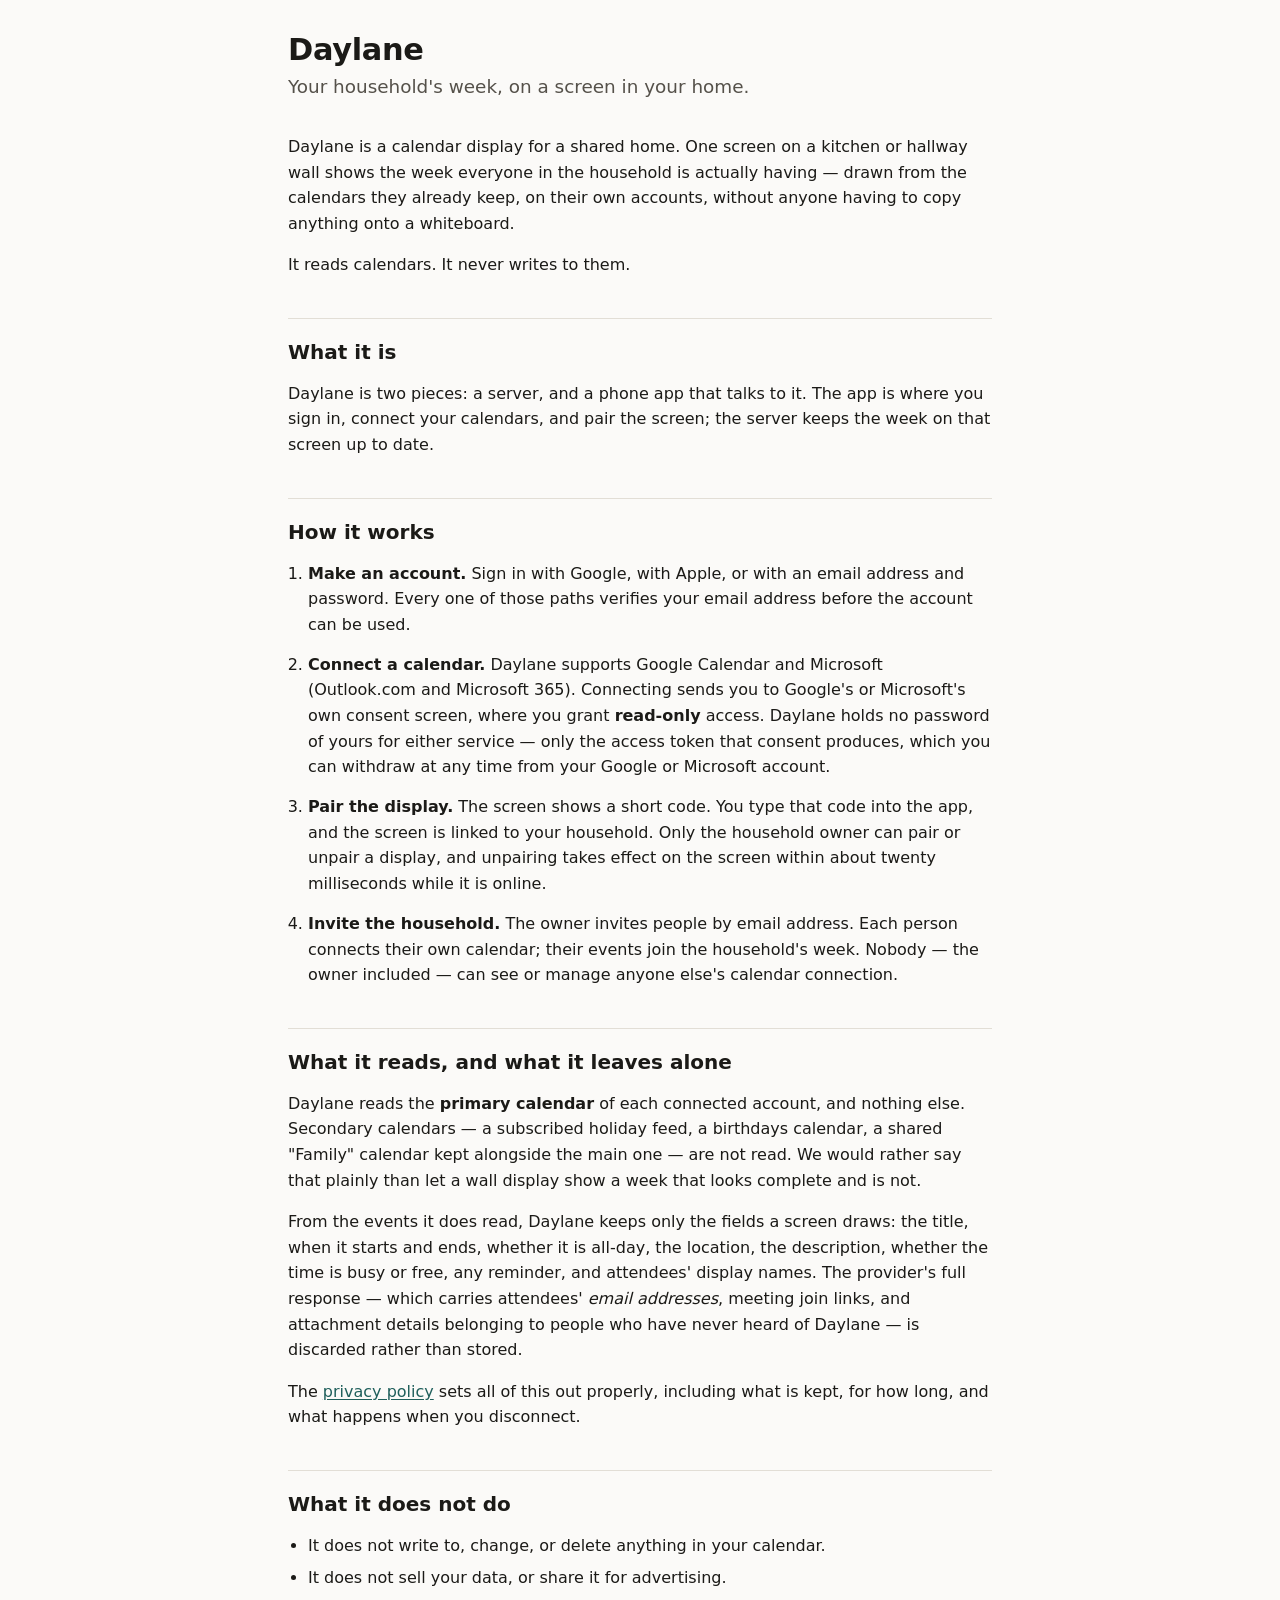
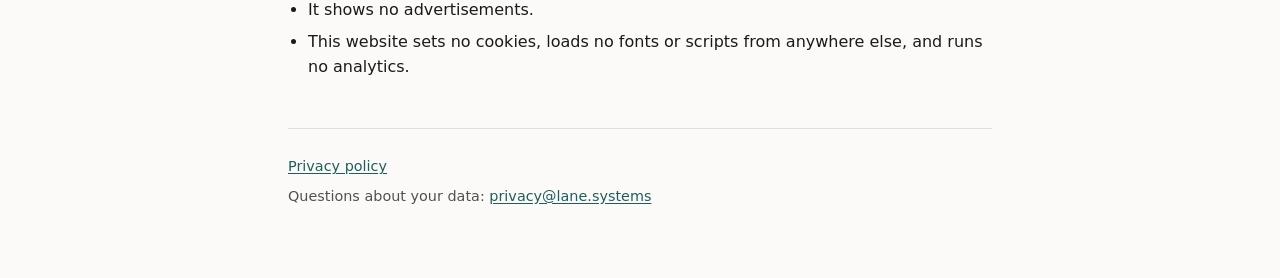
<file: index.html>
<!doctype html>
<html lang="en">
<head>
<meta charset="utf-8">
<meta name="viewport" content="width=device-width, initial-scale=1">
<title>Daylane — your household's week, on the wall</title>
<meta name="description" content="Daylane shows a household's shared week on a screen in the home. It reads your calendar; it never writes to it.">
<link rel="stylesheet" href="/style.css">
</head>
<body>
<main>

<h1>Daylane</h1>
<p class="lede">Your household's week, on a screen in your home.</p>

<p>Daylane is a calendar display for a shared home. One screen on a kitchen or
hallway wall shows the week everyone in the household is actually having —
drawn from the calendars they already keep, on their own accounts, without
anyone having to copy anything onto a whiteboard.</p>

<p>It reads calendars. It never writes to them.</p>

<h2>What it is</h2>

<p>Daylane is two pieces: a server, and a phone app that talks to it. The app
is where you sign in, connect your calendars, and pair the screen; the server
keeps the week on that screen up to date.</p>

<h2>How it works</h2>

<ol class="steps">
	<li><strong>Make an account.</strong> Sign in with Google, with Apple, or
	with an email address and password. Every one of those paths verifies your
	email address before the account can be used.</li>

	<li><strong>Connect a calendar.</strong> Daylane supports Google Calendar
	and Microsoft (Outlook.com and Microsoft 365). Connecting sends you to
	Google's or Microsoft's own consent screen, where you grant
	<strong>read-only</strong> access. Daylane holds no password of yours for
	either service — only the access token that consent produces, which you can
	withdraw at any time from your Google or Microsoft account.</li>

	<li><strong>Pair the display.</strong> The screen shows a short code. You
	type that code into the app, and the screen is linked to your household.
	Only the household owner can pair or unpair a display, and unpairing takes
	effect on the screen within about twenty milliseconds while it is online.</li>

	<li><strong>Invite the household.</strong> The owner invites people by email
	address. Each person connects their own calendar; their events join the
	household's week. Nobody — the owner included — can see or manage anyone
	else's calendar connection.</li>
</ol>

<h2>What it reads, and what it leaves alone</h2>

<p>Daylane reads the <strong>primary calendar</strong> of each
connected account, and nothing else. Secondary calendars — a subscribed holiday
feed, a birthdays calendar, a shared "Family" calendar kept alongside the main
one — are not read. We would rather say that plainly than let a wall
display show a week that looks complete and is not.</p>

<p>From the events it does read, Daylane keeps only the fields a screen draws:
the title, when it starts and ends, whether it is all-day, the location, the
description, whether the time is busy or free, any reminder, and attendees'
display names. The provider's full response — which carries attendees'
<em>email addresses</em>, meeting join links, and attachment details belonging to
people who have never heard of Daylane — is discarded rather than stored.</p>

<p>The <a href="/privacy/">privacy policy</a> sets all of this out properly,
including what is kept, for how long, and what happens when you disconnect.</p>

<h2>What it does not do</h2>

<ul>
	<li>It does not write to, change, or delete anything in your calendar.</li>
	<li>It does not sell your data, or share it for advertising.</li>
	<li>It shows no advertisements.</li>
	<li>This website sets no cookies, loads no fonts or scripts from anywhere
	else, and runs no analytics.</li>
</ul>

<footer>
	<p><a href="/privacy/">Privacy policy</a></p>
	<p>Questions about your data: <a href="mailto:privacy@lane.systems">privacy@lane.systems</a></p>
</footer>

</main>
</body>
</html>
</file>
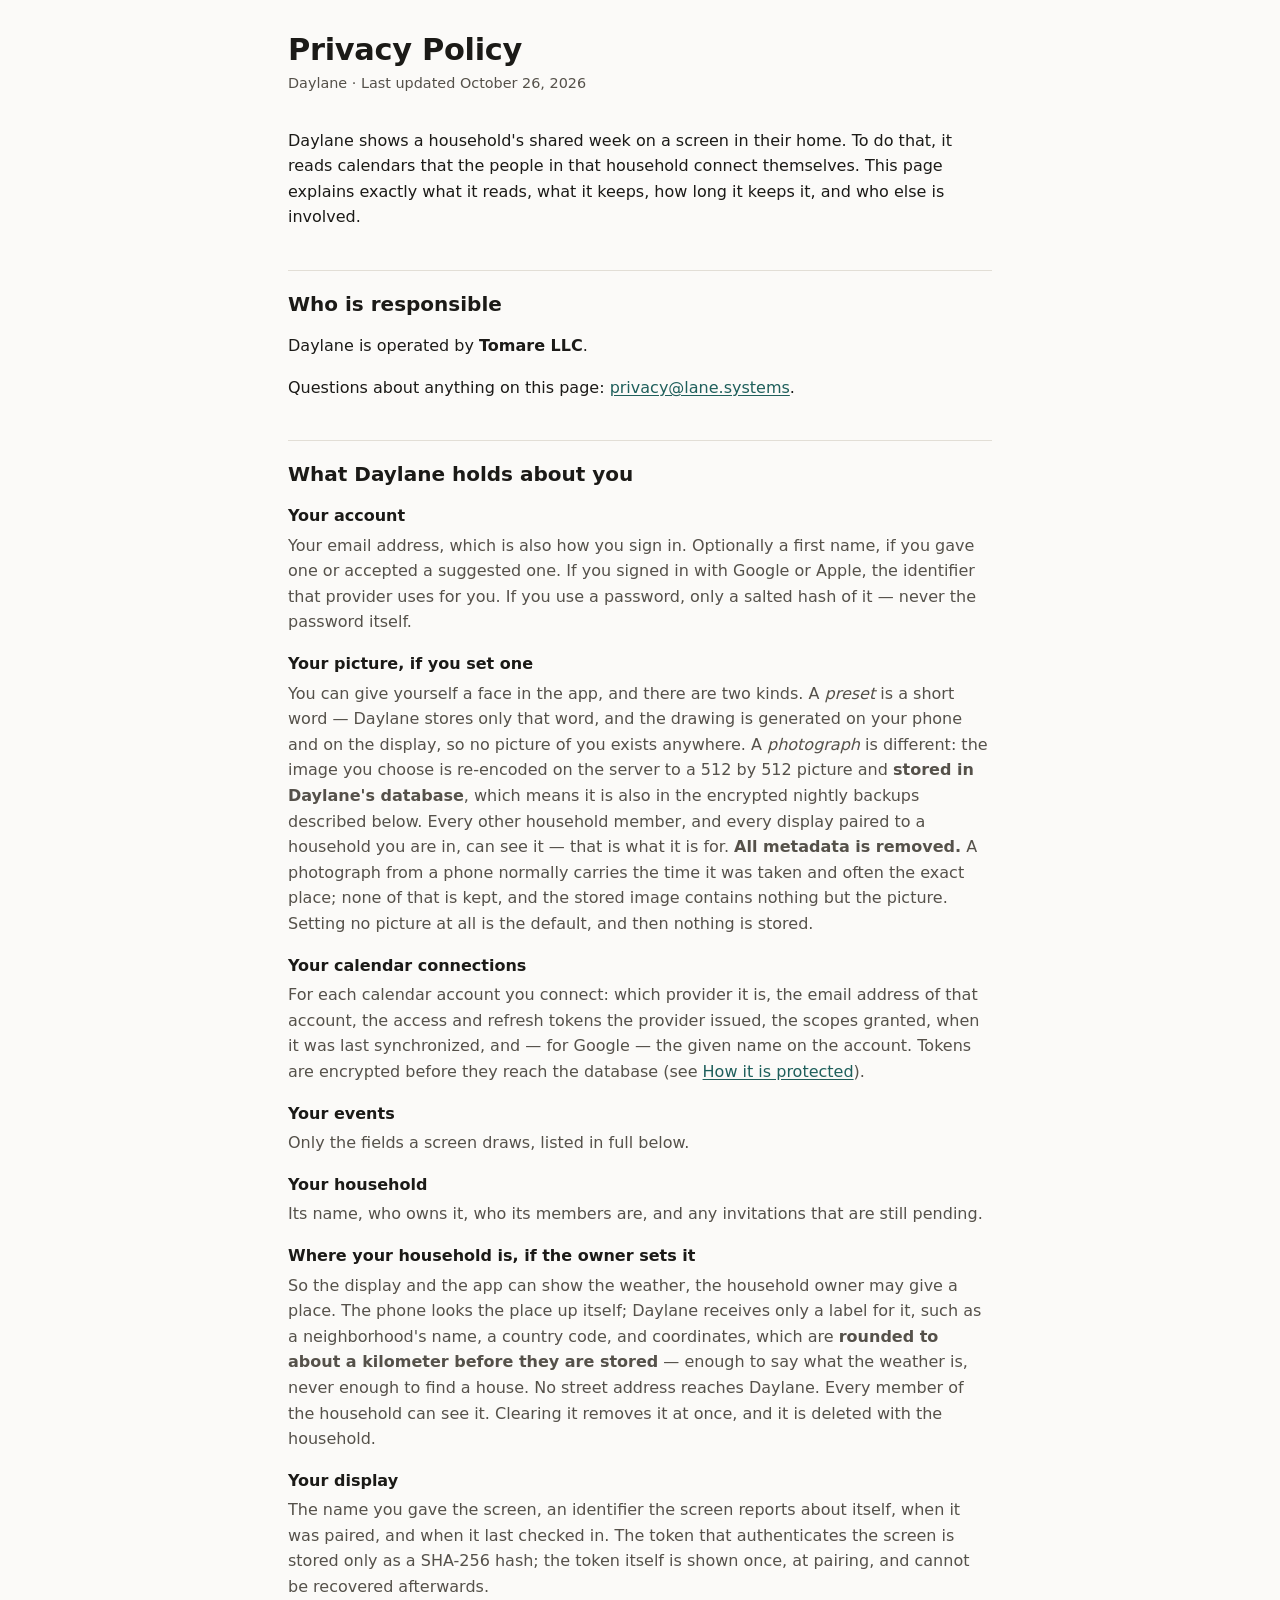
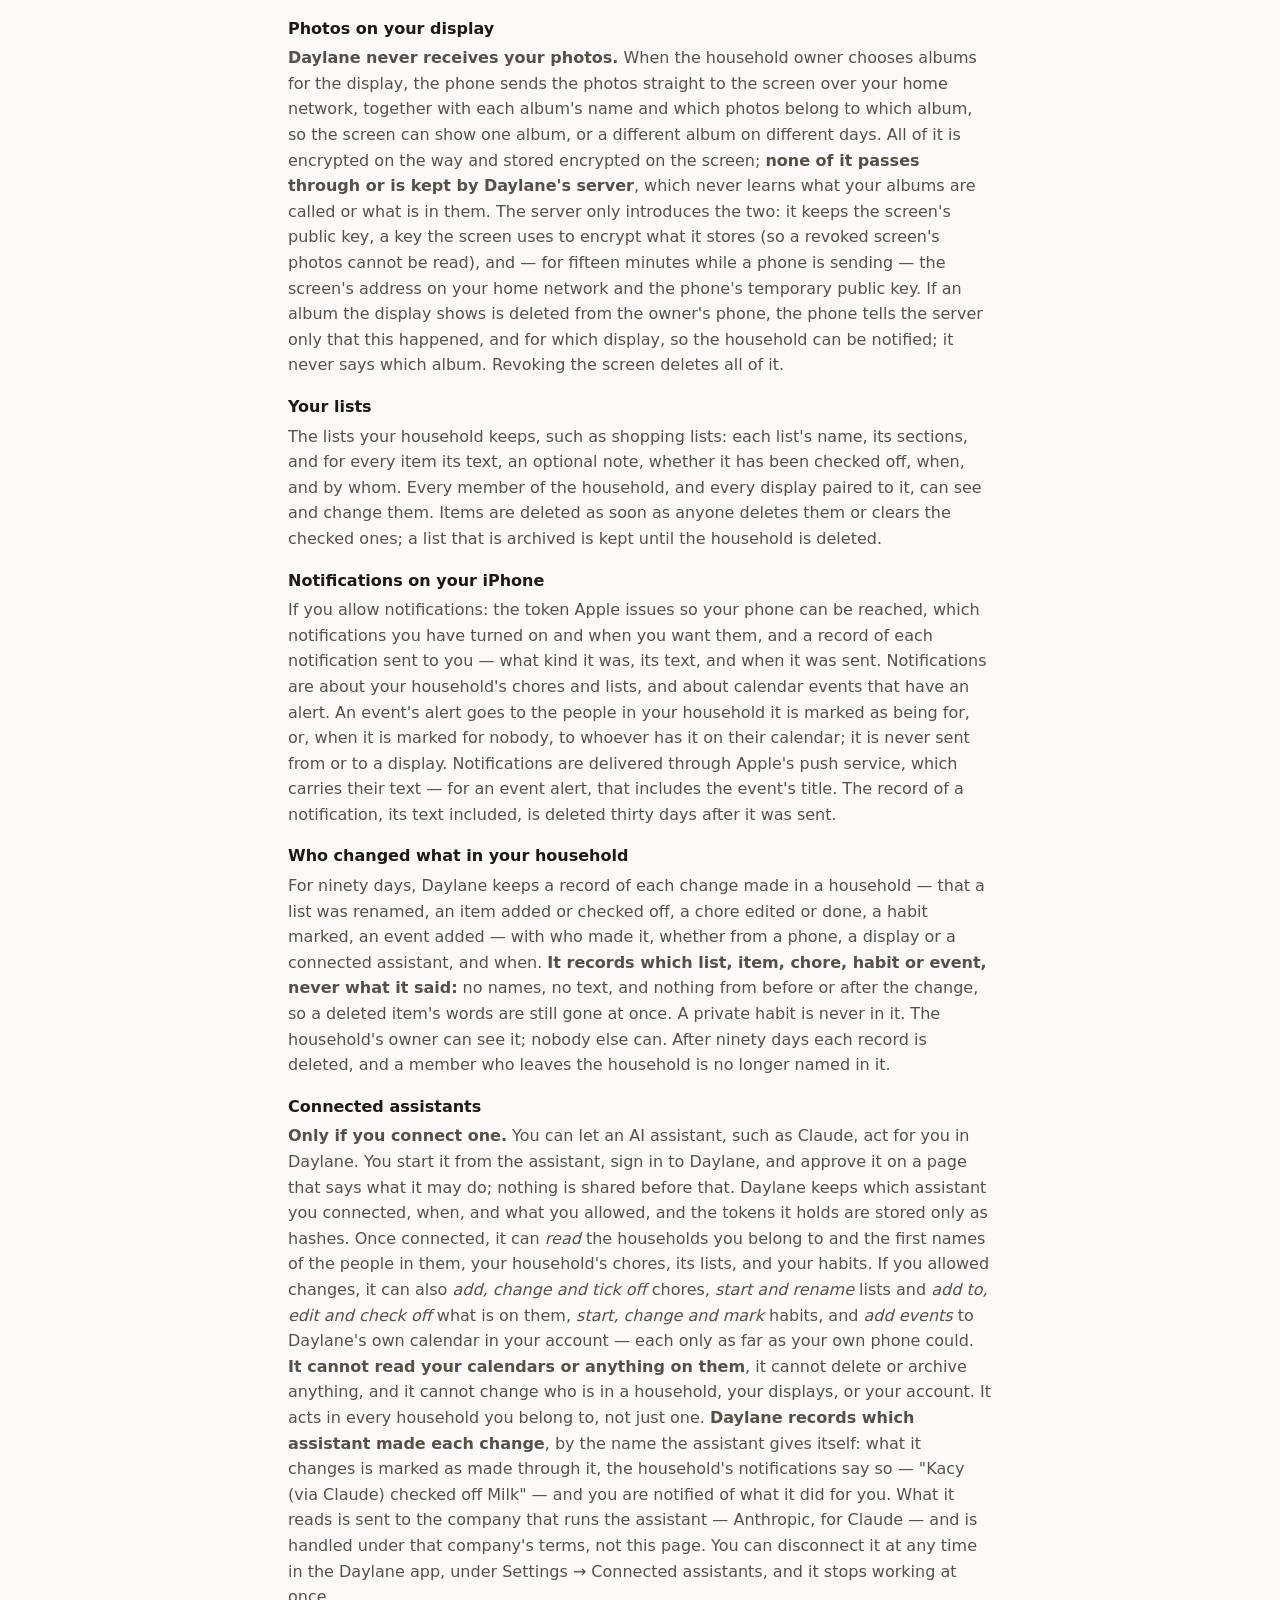
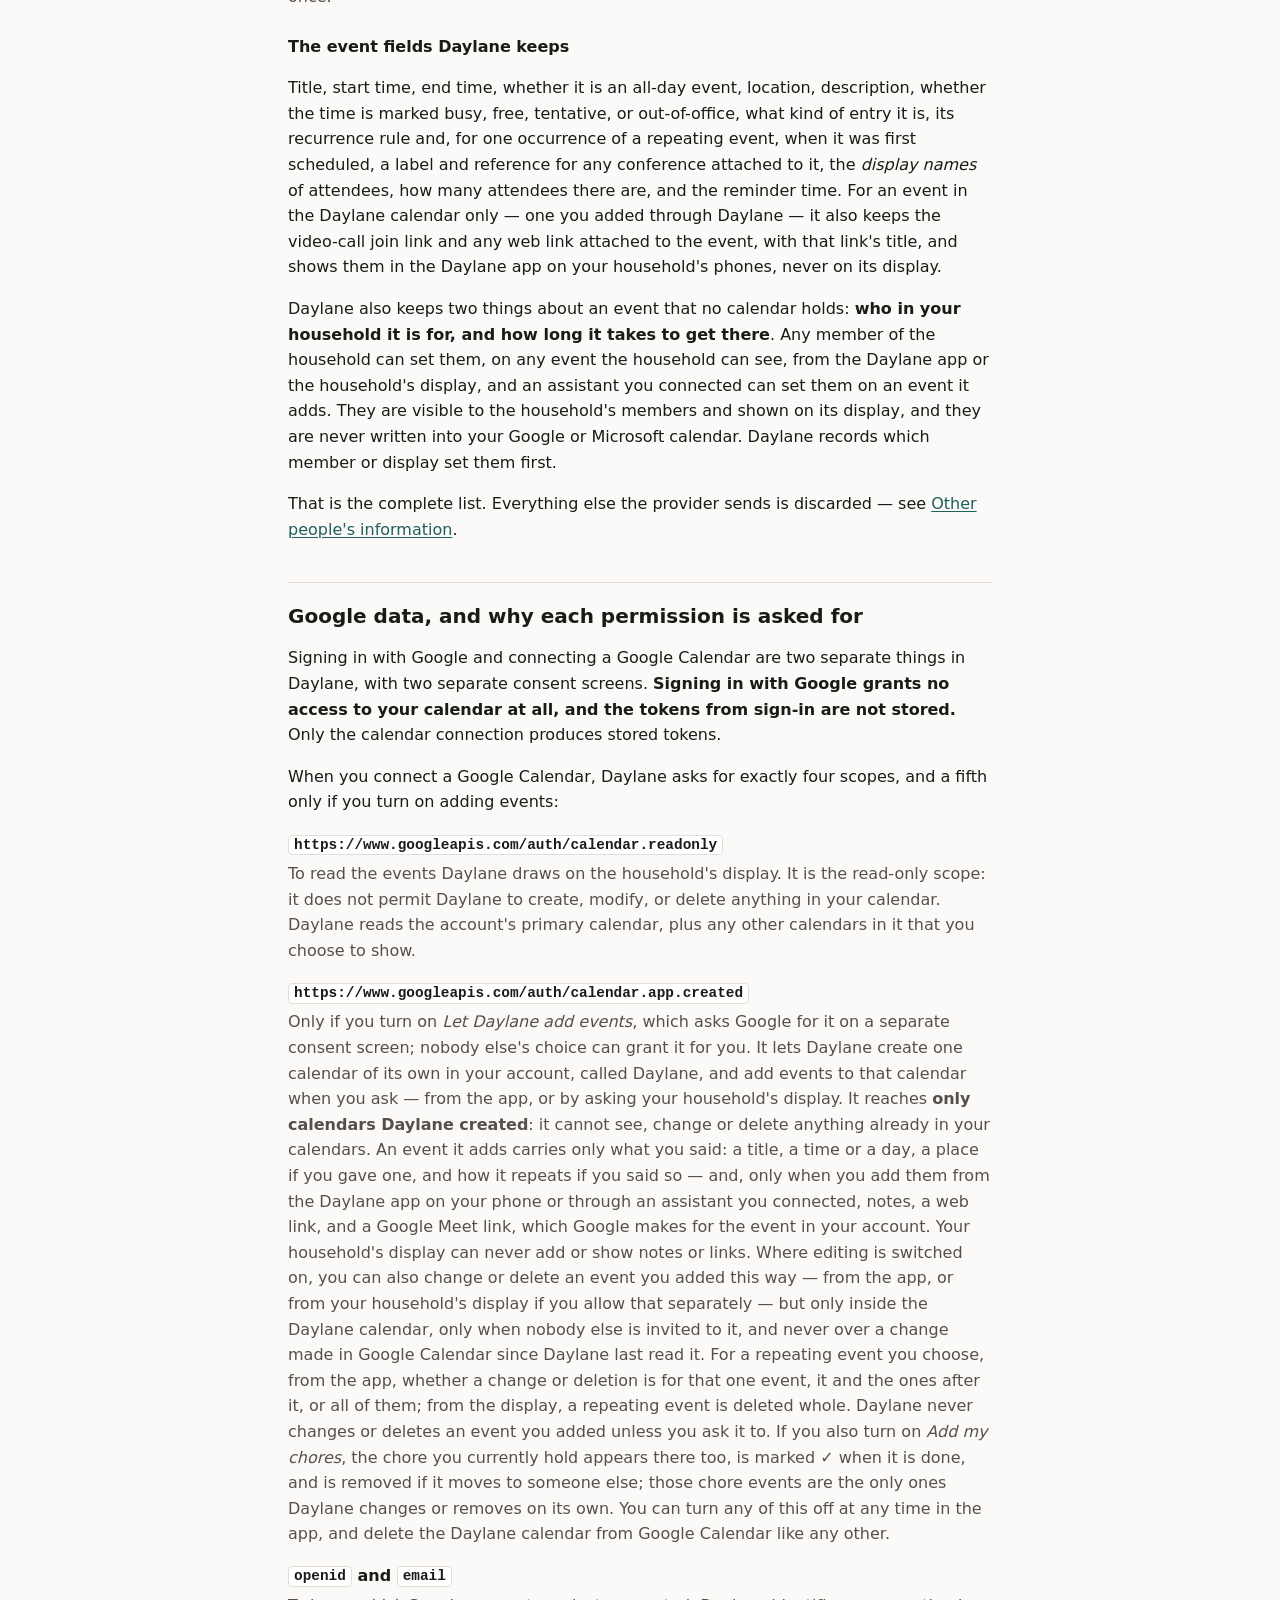
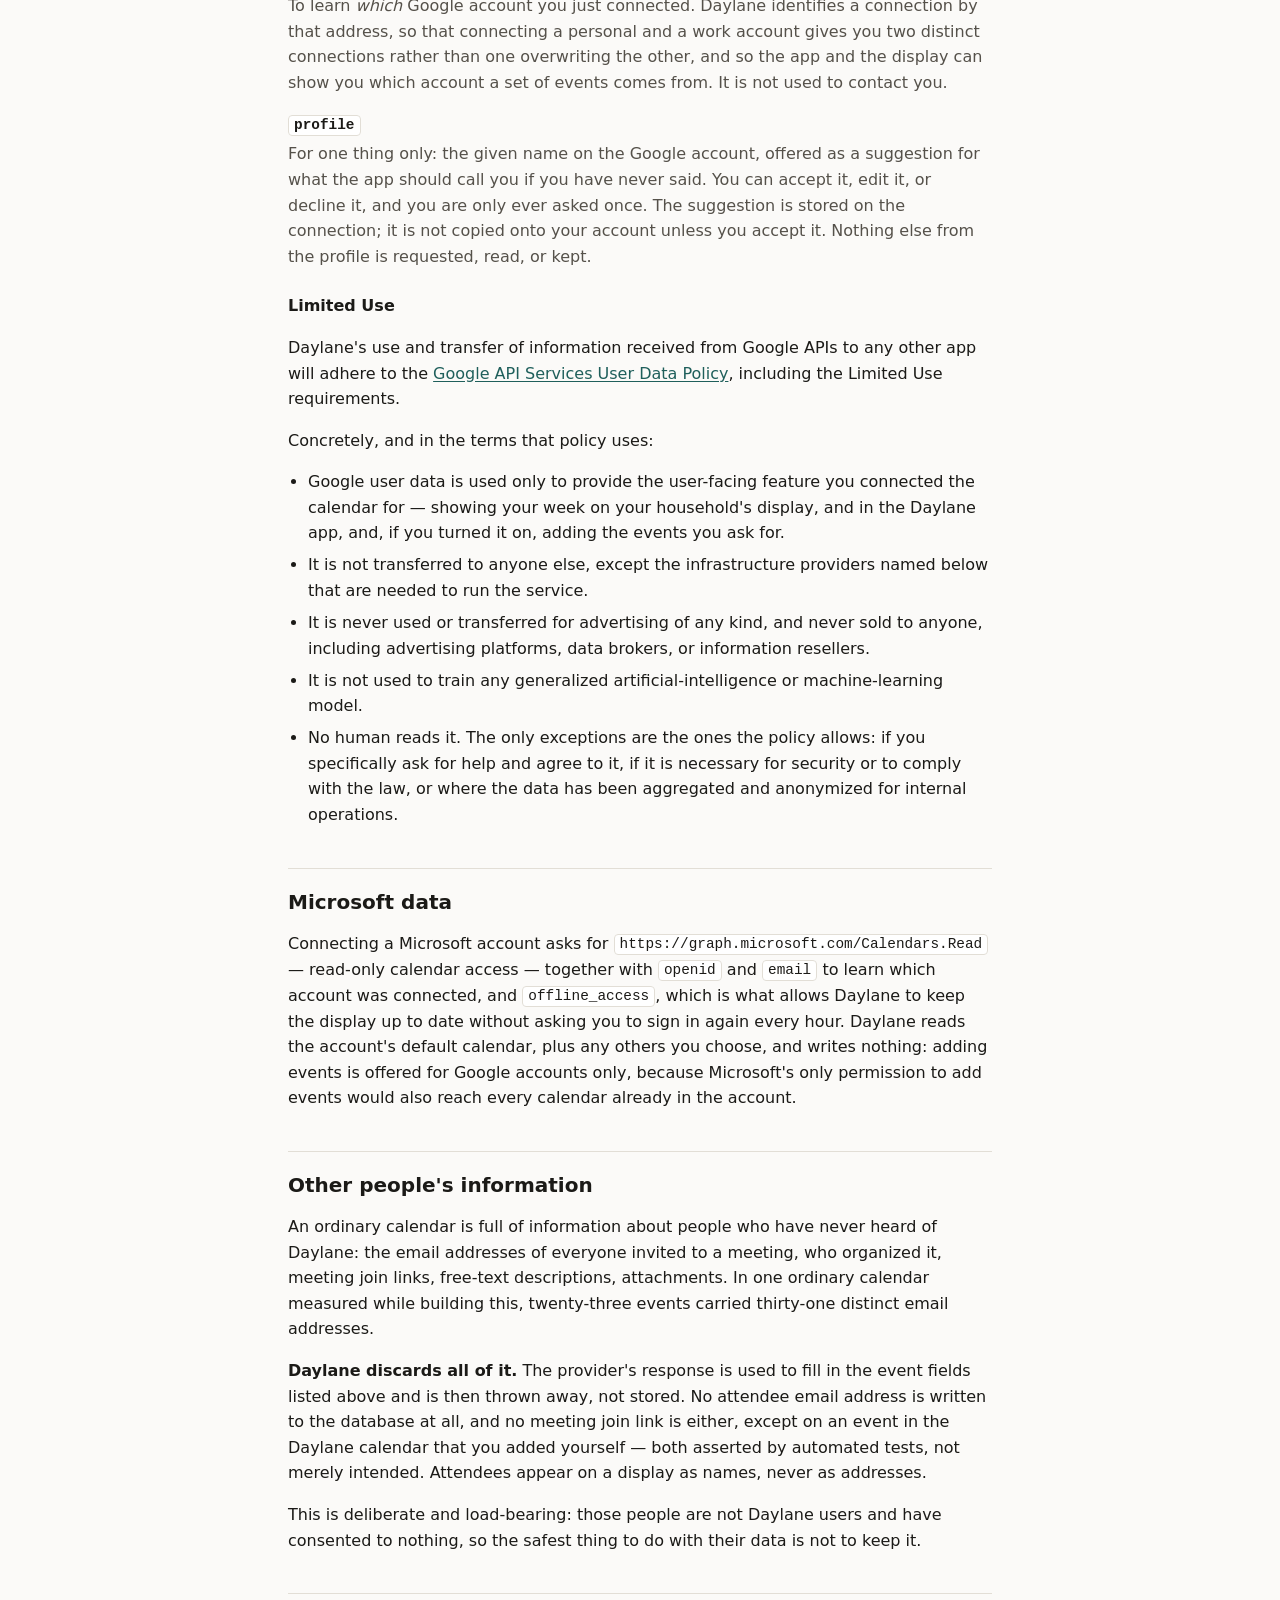
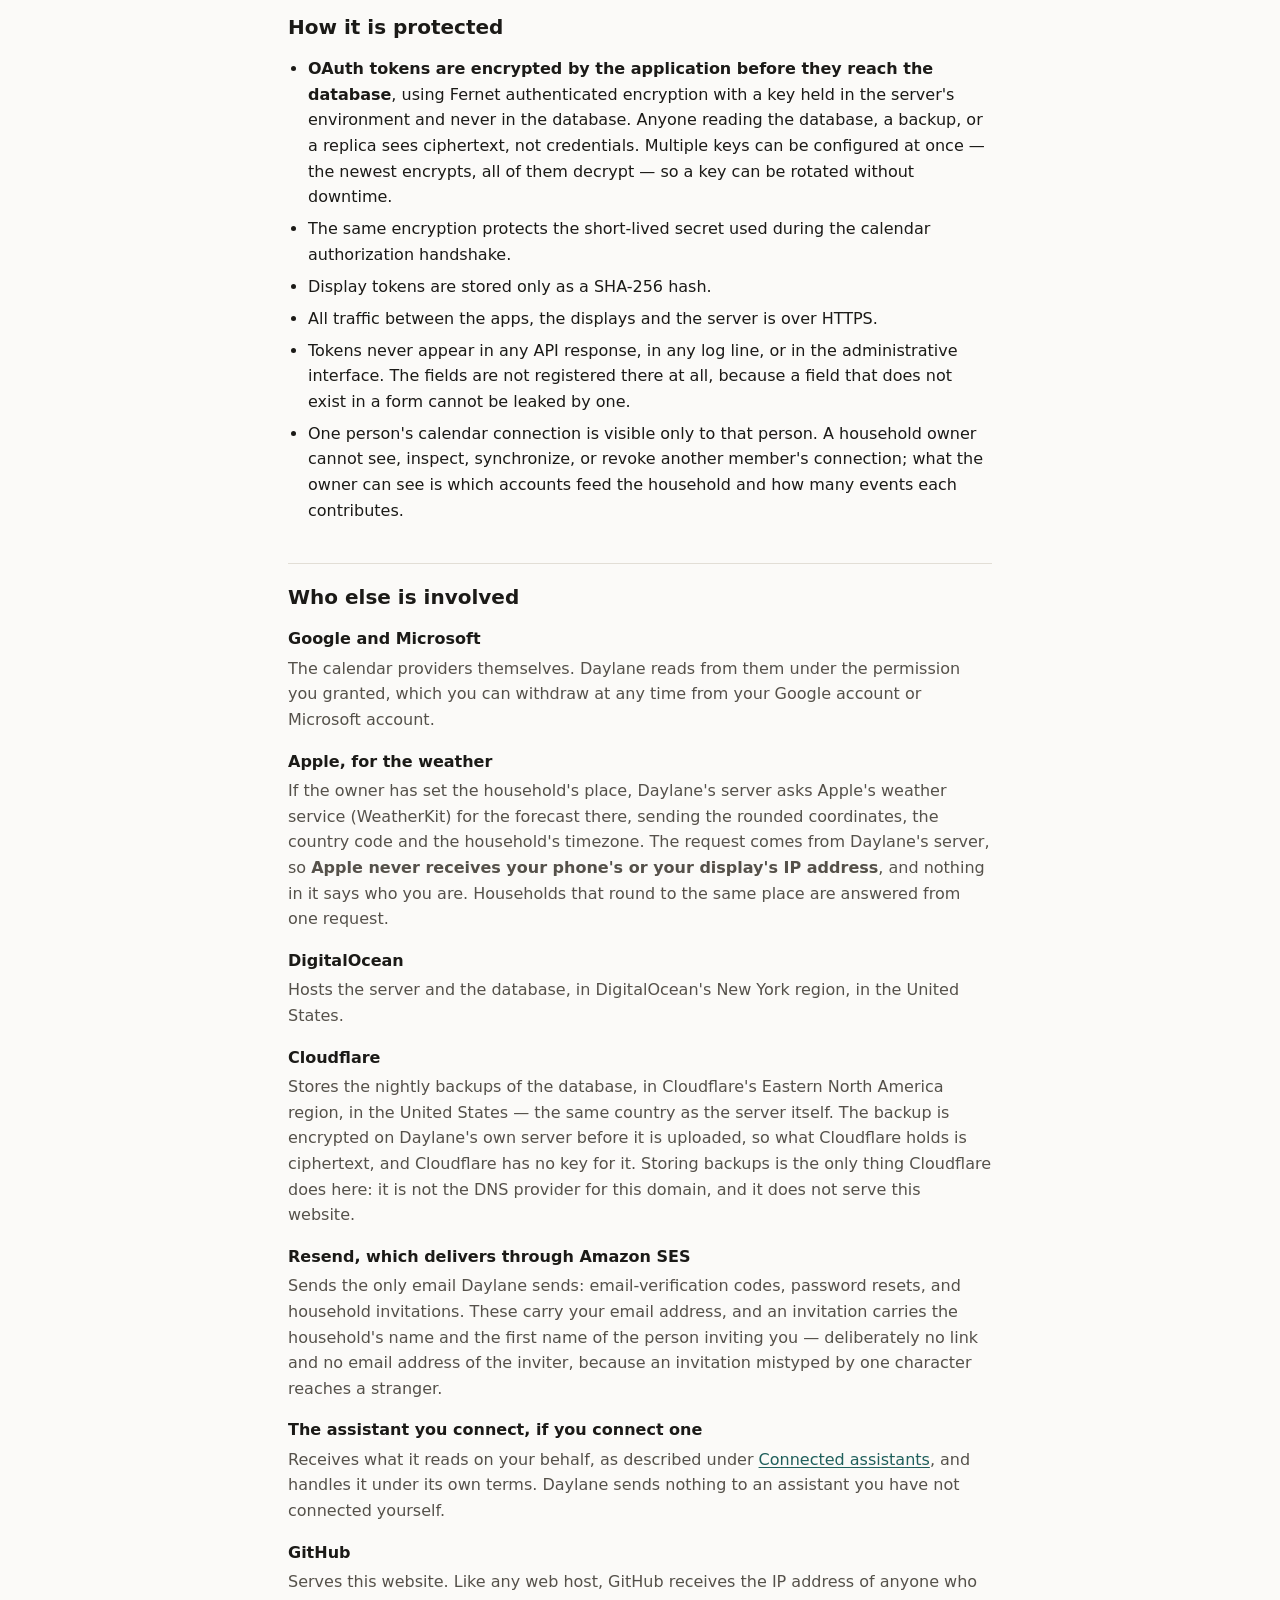
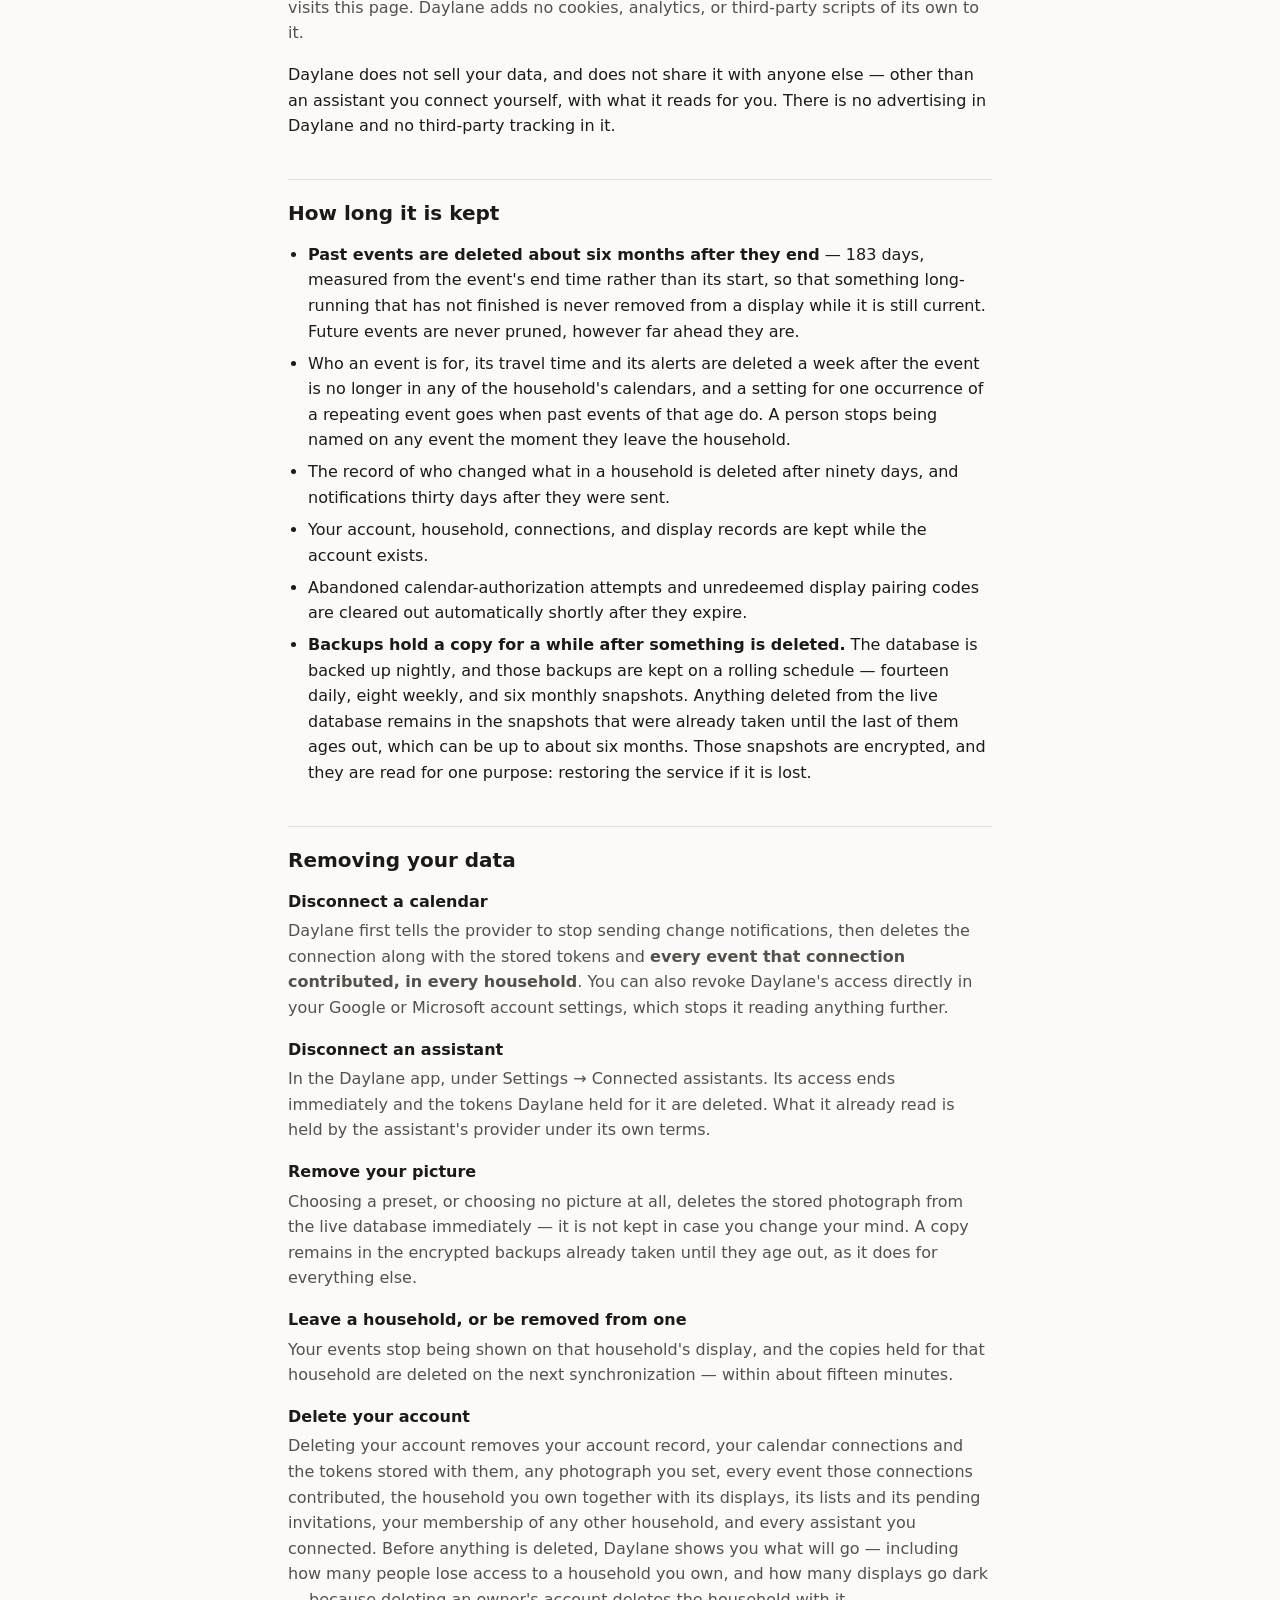
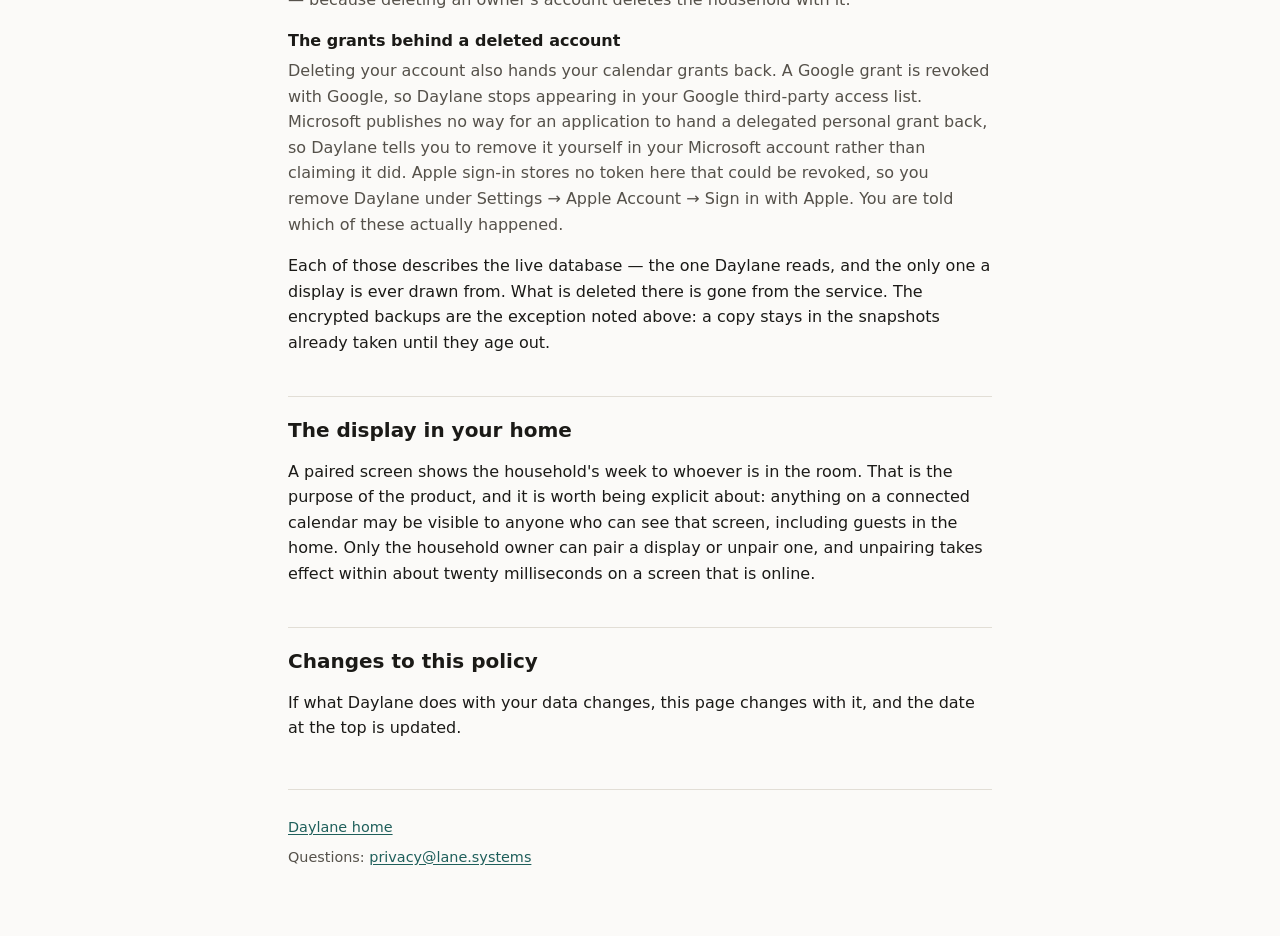
<file: privacy/index.html>
<!doctype html>
<html lang="en">
<head>
<meta charset="utf-8">
<meta name="viewport" content="width=device-width, initial-scale=1">
<title>Daylane — Privacy Policy</title>
<meta name="description" content="What Daylane collects from your calendar accounts, what it keeps, how long it keeps it, and who else is involved.">
<link rel="stylesheet" href="/style.css">
</head>
<body>
<main>

<h1>Privacy Policy</h1>
<p class="meta">Daylane · Last updated October 26, 2026</p>

<p>Daylane shows a household's shared week on a screen in their home. To do
that, it reads calendars that the people in that household connect themselves.
This page explains exactly what it reads, what it keeps, how long it keeps it,
and who else is involved.</p>

<h2>Who is responsible</h2>

<p>Daylane is operated by <strong>Tomare LLC</strong>.</p>

<p>Questions about anything on this page:
<a href="mailto:privacy@lane.systems">privacy@lane.systems</a>.</p>

<h2>What Daylane holds about you</h2>

<dl>
	<dt>Your account</dt>
	<dd>Your email address, which is also how you sign in. Optionally a first
	name, if you gave one or accepted a suggested one. If you signed in with
	Google or Apple, the identifier that provider uses for you. If you use a
	password, only a salted hash of it — never the password itself.</dd>

	<dt>Your picture, if you set one</dt>
	<dd>You can give yourself a face in the app, and there are two kinds. A
	<em>preset</em> is a short word — Daylane stores only that word, and the
	drawing is generated on your phone and on the display, so no picture of you
	exists anywhere. A <em>photograph</em> is different: the image you choose is
	re-encoded on the server to a 512 by 512 picture and <strong>stored in
	Daylane's database</strong>, which means it is also in the encrypted nightly
	backups described below. Every other household member, and every display
	paired to a household you are in, can see it — that is what it is for.
	<strong>All metadata is removed.</strong> A photograph from a phone normally
	carries the time it was taken and often the exact place; none of that is
	kept, and the stored image contains nothing but the picture. Setting no
	picture at all is the default, and then nothing is stored.</dd>

	<dt>Your calendar connections</dt>
	<dd>For each calendar account you connect: which provider it is, the email
	address of that account, the access and refresh tokens the provider issued,
	the scopes granted, when it was last synchronized, and — for Google — the
	given name on the account. Tokens are encrypted before they reach the
	database (see <a href="#protection">How it is protected</a>).</dd>

	<dt>Your events</dt>
	<dd>Only the fields a screen draws, listed in full below.</dd>

	<dt>Your household</dt>
	<dd>Its name, who owns it, who its members are, and any invitations that are
	still pending.</dd>

	<dt>Where your household is, if the owner sets it</dt>
	<dd>So the display and the app can show the weather, the household owner may
	give a place. The phone looks the place up itself; Daylane receives only a
	label for it, such as a neighborhood's name, a country code, and coordinates,
	which are <strong>rounded to about a kilometer before they are stored</strong>
	— enough to say what the weather is, never enough to find a house. No street
	address reaches Daylane. Every member of the household can see it. Clearing it
	removes it at once, and it is deleted with the household.</dd>

	<dt>Your display</dt>
	<dd>The name you gave the screen, an identifier the screen reports about
	itself, when it was paired, and when it last checked in. The token that
	authenticates the screen is stored only as a SHA-256 hash; the token itself
	is shown once, at pairing, and cannot be recovered afterwards.</dd>

	<dt>Photos on your display</dt>
	<dd><strong>Daylane never receives your photos.</strong> When the household
	owner chooses albums for the display, the phone sends the photos straight to
	the screen over your home network, together with each album's name and which
	photos belong to which album, so the screen can show one album, or a
	different album on different days. All of it is encrypted on the way and
	stored encrypted on the screen; <strong>none of it passes through or is kept
	by Daylane's server</strong>, which never learns what your albums are called
	or what is in them. The server only introduces the two: it keeps the
	screen's public key, a key the screen uses to encrypt what it stores (so a
	revoked screen's photos cannot be read), and — for fifteen minutes while a
	phone is sending — the screen's address on your home network and the phone's
	temporary public key. If an album the display shows is deleted from the
	owner's phone, the phone tells the server only that this happened, and for
	which display, so the household can be notified; it never says which album.
	Revoking the screen deletes all of it.</dd>

	<dt>Your lists</dt>
	<dd>The lists your household keeps, such as shopping lists: each list's
	name, its sections, and for every item its text, an optional note, whether
	it has been checked off, when, and by whom. Every member of the household,
	and every display paired to it, can see and change them. Items are deleted
	as soon as anyone deletes them or clears the checked ones; a list that is
	archived is kept until the household is deleted.</dd>

	<dt>Notifications on your iPhone</dt>
	<dd>If you allow notifications: the token Apple issues so your phone can be
	reached, which notifications you have turned on and when you want them, and
	a record of each notification sent to you — what kind it was, its text, and
	when it was sent. Notifications are about your household's chores and lists,
	and about calendar events that have an alert. An event's alert goes to the
	people in your household it is marked as being for, or, when it is marked
	for nobody, to whoever has it on their calendar; it is never sent from or
	to a display. Notifications are delivered through Apple's push service,
	which carries their text — for an event alert, that includes the event's
	title. The record of a notification, its text included, is deleted thirty
	days after it was sent.</dd>

	<dt id="changes">Who changed what in your household</dt>
	<dd>For ninety days, Daylane keeps a record of each change made in a
	household — that a list was renamed, an item added or checked off, a chore
	edited or done, a habit marked, an event added — with who made it, whether
	from a phone, a display or a connected assistant, and when. <strong>It
	records which list, item, chore, habit or event, never what it
	said:</strong> no names, no text, and nothing from before or after the
	change, so a deleted item's words are still gone at once. A private habit is
	never in it. The household's owner can see it; nobody else can. After ninety
	days each record is deleted, and a member who leaves the household is no
	longer named in it.</dd>

	<dt id="assistants">Connected assistants</dt>
	<dd><strong>Only if you connect one.</strong> You can let an AI assistant,
	such as Claude, act for you in Daylane. You start it from the assistant, sign
	in to Daylane, and approve it on a page that says what it may do; nothing is
	shared before that. Daylane keeps which assistant you connected, when, and
	what you allowed, and the tokens it holds are stored only as hashes. Once
	connected, it can <em>read</em> the households you belong to and the first
	names of the people in them, your household's chores, its lists, and your
	habits. If you allowed changes, it can also <em>add, change and tick
	off</em> chores, <em>start and rename</em> lists and <em>add to, edit and
	check off</em> what is on them, <em>start, change and mark</em> habits, and
	<em>add events</em> to Daylane's own calendar in your account — each only
	as far as your own phone could. <strong>It cannot read your calendars or
	anything on them</strong>, it cannot delete or archive anything, and it
	cannot change who is in a household, your displays, or your account. It acts in
	every household you belong to, not just one. <strong>Daylane records which
	assistant made each change</strong>, by the name the assistant gives itself:
	what it changes is marked as made through it, the household's notifications
	say so — "Kacy (via Claude) checked off Milk" — and you are notified of what
	it did for you. What it reads is sent to the
	company that runs the assistant — Anthropic, for Claude — and is handled
	under that company's terms, not this page. You can disconnect it at any time
	in the Daylane app, under Settings → Connected assistants, and it stops
	working at once.</dd>
</dl>

<h3>The event fields Daylane keeps</h3>

<p>Title, start time, end time, whether it is an all-day event, location,
description, whether the time is marked busy, free, tentative, or out-of-office,
what kind of entry it is, its recurrence rule and, for one occurrence of a
repeating event, when it was first scheduled, a label and reference for any
conference attached to it, the <em>display names</em> of attendees, how many
attendees there are, and the reminder time. For an event in the Daylane
calendar only — one you added through Daylane — it also keeps the video-call
join link and any web link attached to the event, with that link's title, and
shows them in the Daylane app on your household's phones, never on its
display.</p>

<p>Daylane also keeps two things about an event that no calendar holds:
<strong>who in your household it is for, and how long it takes to get
there</strong>. Any member of the household can set them, on any event the
household can see, from the Daylane app or the household's display, and an
assistant you connected can set them on an event it adds. They are visible to
the household's members and shown on its display, and they are never written
into your Google or Microsoft calendar. Daylane records which member or display
set them first.</p>

<p>That is the complete list. Everything else the provider sends is discarded —
see <a href="#other-people">Other people's information</a>.</p>

<h2 id="google">Google data, and why each permission is asked for</h2>

<p>Signing in with Google and connecting a Google Calendar are two separate
things in Daylane, with two separate consent screens. <strong>Signing in with
Google grants no access to your calendar at all, and the tokens from sign-in are
not stored.</strong> Only the calendar connection produces stored tokens.</p>

<p>When you connect a Google Calendar, Daylane asks for exactly four scopes,
and a fifth only if you turn on adding events:</p>

<dl>
	<dt><code>https://www.googleapis.com/auth/calendar.readonly</code></dt>
	<dd>To read the events Daylane draws on the household's display. It is the
	read-only scope: it does not permit Daylane to create, modify, or delete
	anything in your calendar. Daylane reads the account's primary calendar,
	plus any other calendars in it that you choose to show.</dd>

	<dt><code>https://www.googleapis.com/auth/calendar.app.created</code></dt>
	<dd>Only if you turn on <em>Let Daylane add events</em>, which asks Google
	for it on a separate consent screen; nobody else's choice can grant it for
	you. It lets Daylane create one calendar of its own in your account, called
	Daylane, and add events to that calendar when you ask — from the app, or by
	asking your household's display. It reaches <strong>only calendars Daylane
	created</strong>: it cannot see, change or delete anything already in your
	calendars. An event it adds carries only what you said: a title, a time or
	a day, a place if you gave one, and how it repeats if you said so — and,
	only when you add them from the Daylane app on your phone or through an
	assistant you connected, notes, a web link, and a Google Meet link, which
	Google makes for the event in your account. Your household's display can
	never add or show notes or links. Where
	editing is switched on, you can also change or delete an event you added
	this way — from the app, or from your household's display if you allow
	that separately — but only inside the Daylane calendar, only when nobody
	else is invited to it, and never over a change made in Google Calendar since
	Daylane last read it. For a repeating event you choose, from the app,
	whether a change or deletion is for that one event, it and the ones after
	it, or all of them; from the display, a repeating event is deleted whole.
	Daylane never
	changes or deletes an event you added unless you ask it to. If you also turn
	on <em>Add my chores</em>, the chore you currently hold appears there too, is
	marked ✓ when it is done, and is removed if it moves to someone else; those
	chore events are the only ones Daylane changes or removes on its own. You
	can turn any of this off at any time in the app, and delete the Daylane
	calendar from Google Calendar like any other.</dd>

	<dt><code>openid</code> and <code>email</code></dt>
	<dd>To learn <em>which</em> Google account you just connected. Daylane
	identifies a connection by that address, so that connecting a personal and a
	work account gives you two distinct connections rather than one overwriting
	the other, and so the app and the display can show you which account a set
	of events comes from. It is not used to contact you.</dd>

	<dt><code>profile</code></dt>
	<dd>For one thing only: the given name on the Google account, offered as a
	suggestion for what the app should call you if you have never said. You can
	accept it, edit it, or decline it, and you are only ever asked once. The
	suggestion is stored on the connection; it is not copied onto your account
	unless you accept it. Nothing else from the profile is requested, read, or
	kept.</dd>
</dl>

<h3>Limited Use</h3>

<p>Daylane's use and transfer of information received from Google APIs to any
other app will adhere to the
<a href="https://developers.google.com/terms/api-services-user-data-policy">Google
API Services User Data Policy</a>, including the Limited Use requirements.</p>

<p>Concretely, and in the terms that policy uses:</p>

<ul>
	<li>Google user data is used only to provide the user-facing feature you
	connected the calendar for — showing your week on your household's display,
	and in the Daylane app, and, if you turned it on, adding the events you ask
	for.</li>
	<li>It is not transferred to anyone else, except the infrastructure
	providers named below that are needed to run the service.</li>
	<li>It is never used or transferred for advertising of any kind, and never
	sold to anyone, including advertising platforms, data brokers, or information
	resellers.</li>
	<li>It is not used to train any generalized artificial-intelligence or
	machine-learning model.</li>
	<li>No human reads it. The only exceptions are the ones the policy allows: if
	you specifically ask for help and agree to it, if it is necessary for
	security or to comply with the law, or where the data has been aggregated and
	anonymized for internal operations.</li>
</ul>

<h2>Microsoft data</h2>

<p>Connecting a Microsoft account asks for
<code>https://graph.microsoft.com/Calendars.Read</code> — read-only calendar
access — together with <code>openid</code> and <code>email</code> to learn which
account was connected, and <code>offline_access</code>, which is what allows
Daylane to keep the display up to date without asking you to sign in again every
hour. Daylane reads the account's default calendar, plus any others you choose,
and writes nothing: adding events is offered for Google accounts only, because
Microsoft's only permission to add events would also reach every calendar
already in the account.</p>

<h2 id="other-people">Other people's information</h2>

<p>An ordinary calendar is full of information about people who have never heard
of Daylane: the email addresses of everyone invited to a meeting, who organized
it, meeting join links, free-text descriptions, attachments. In one ordinary
calendar measured while building this, twenty-three events carried thirty-one
distinct email addresses.</p>

<p><strong>Daylane discards all of it.</strong> The provider's response is used
to fill in the event fields listed above and is then thrown away, not stored.
No attendee email address is written to the database at all, and no meeting join
link is either, except on an event in the Daylane calendar that you added
yourself — both asserted by automated tests, not merely intended. Attendees
appear on a display as names, never as addresses.</p>

<p>This is deliberate and load-bearing: those people are not Daylane users and
have consented to nothing, so the safest thing to do with their data is not to
keep it.</p>

<h2 id="protection">How it is protected</h2>

<ul>
	<li><strong>OAuth tokens are encrypted by the application before they reach
	the database</strong>, using Fernet authenticated encryption with a key held
	in the server's environment and never in the database. Anyone reading the
	database, a backup, or a replica sees ciphertext, not credentials. Multiple
	keys can be configured at once — the newest encrypts, all of them decrypt —
	so a key can be rotated without downtime.</li>
	<li>The same encryption protects the short-lived secret used during the
	calendar authorization handshake.</li>
	<li>Display tokens are stored only as a SHA-256 hash.</li>
	<li>All traffic between the apps, the displays and the server is over
	HTTPS.</li>
	<li>Tokens never appear in any API response, in any log line, or in the
	administrative interface. The fields are not registered there at all, because
	a field that does not exist in a form cannot be leaked by one.</li>
	<li>One person's calendar connection is visible only to that person. A
	household owner cannot see, inspect, synchronize, or revoke another member's
	connection; what the owner can see is which accounts feed the household and
	how many events each contributes.</li>
</ul>

<h2>Who else is involved</h2>

<dl>
	<dt>Google and Microsoft</dt>
	<dd>The calendar providers themselves. Daylane reads from them under the
	permission you granted, which you can withdraw at any time from your Google
	account or Microsoft account.</dd>

	<dt>Apple, for the weather</dt>
	<dd>If the owner has set the household's place, Daylane's server asks Apple's
	weather service (WeatherKit) for the forecast there, sending the rounded
	coordinates, the country code and the household's timezone. The request comes
	from Daylane's server, so <strong>Apple never receives your phone's or your
	display's IP address</strong>, and nothing in it says who you are. Households
	that round to the same place are answered from one request.</dd>

	<dt>DigitalOcean</dt>
	<dd>Hosts the server and the database, in DigitalOcean's New York region, in
	the United States.</dd>

	<dt>Cloudflare</dt>
	<dd>Stores the nightly backups of the database, in Cloudflare's Eastern North
	America region, in the United States — the same country as the server itself.
	The backup is encrypted on Daylane's own server before it is uploaded, so what
	Cloudflare holds is ciphertext, and Cloudflare has no key for it. Storing
	backups is the only thing Cloudflare does here: it is not the DNS provider for
	this domain, and it does not serve this website.</dd>

	<dt>Resend, which delivers through Amazon SES</dt>
	<dd>Sends the only email Daylane sends: email-verification codes, password
	resets, and household invitations. These carry your email address, and an
	invitation carries the household's name and the first name of the person
	inviting you — deliberately no link and no email address of the inviter,
	because an invitation mistyped by one character reaches a stranger.</dd>

	<dt>The assistant you connect, if you connect one</dt>
	<dd>Receives what it reads on your behalf, as described under
	<a href="#assistants">Connected assistants</a>, and handles it under its own
	terms. Daylane sends nothing to an assistant you have not connected
	yourself.</dd>

	<dt>GitHub</dt>
	<dd>Serves this website. Like any web host, GitHub receives the IP address of
	anyone who visits this page. Daylane adds no cookies, analytics, or
	third-party scripts of its own to it.</dd>
</dl>

<p>Daylane does not sell your data, and does not share it with anyone else —
other than an assistant you connect yourself, with what it reads for you. There
is no advertising in Daylane and no third-party tracking in it.</p>

<h2>How long it is kept</h2>

<ul>
	<li><strong>Past events are deleted about six months after they end</strong>
	— 183 days, measured from the event's end time rather than its start, so that
	something long-running that has not finished is never removed from a display
	while it is still current. Future events are never pruned, however far ahead
	they are.</li>
	<li>Who an event is for, its travel time and its alerts are deleted a week after the
	event is no longer in any of the household's calendars, and a setting for one
	occurrence of a repeating event goes when past events of that age do. A
	person stops being named on any event the moment they leave the
	household.</li>
	<li>The record of who changed what in a household is deleted after ninety
	days, and notifications thirty days after they were sent.</li>
	<li>Your account, household, connections, and display records are kept while
	the account exists.</li>
	<li>Abandoned calendar-authorization attempts and unredeemed display pairing
	codes are cleared out automatically shortly after they expire.</li>
	<li><strong>Backups hold a copy for a while after something is
	deleted.</strong> The database is backed up nightly, and those backups are
	kept on a rolling schedule — fourteen daily, eight weekly, and six monthly
	snapshots. Anything deleted from the live database remains in the snapshots
	that were already taken until the last of them ages out, which can be up to
	about six months. Those snapshots are encrypted, and they are read for one
	purpose: restoring the service if it is lost.</li>
</ul>

<h2>Removing your data</h2>

<dl>
	<dt>Disconnect a calendar</dt>
	<dd>Daylane first tells the provider to stop sending change notifications,
	then deletes the connection along with the stored tokens and
	<strong>every event that connection contributed, in every household</strong>.
	You can also revoke Daylane's access directly in your Google or Microsoft
	account settings, which stops it reading anything further.</dd>

	<dt>Disconnect an assistant</dt>
	<dd>In the Daylane app, under Settings → Connected assistants. Its access
	ends immediately and the tokens Daylane held for it are deleted. What it
	already read is held by the assistant's provider under its own terms.</dd>

	<dt>Remove your picture</dt>
	<dd>Choosing a preset, or choosing no picture at all, deletes the stored
	photograph from the live database immediately — it is not kept in case you
	change your mind. A copy remains in the encrypted backups already taken
	until they age out, as it does for everything else.</dd>

	<dt>Leave a household, or be removed from one</dt>
	<dd>Your events stop being shown on that household's display, and the copies
	held for that household are deleted on the next synchronization — within
	about fifteen minutes.</dd>

	<dt>Delete your account</dt>
	<dd>Deleting your account removes your account record, your calendar
	connections and the tokens stored with them, any photograph you set, every
	event those connections
	contributed, the household you own together with its displays, its lists and
	its pending invitations, your membership of any other household, and every
	assistant you connected. Before anything is
	deleted, Daylane shows you what will go — including how many people lose
	access to a household you own, and how many displays go dark — because
	deleting an owner's account deletes the household with it.</dd>

	<dt>The grants behind a deleted account</dt>
	<dd>Deleting your account also hands your calendar grants back. A Google grant
	is revoked with Google, so Daylane stops appearing in your Google third-party
	access list. Microsoft publishes no way for an application to hand a delegated
	personal grant back, so Daylane tells you to remove it yourself in your
	Microsoft account rather than claiming it did. Apple sign-in stores no token
	here that could be revoked, so you remove Daylane under Settings → Apple
	Account → Sign in with Apple. You are told which of these actually
	happened.</dd>
</dl>

<p>Each of those describes the live database — the one Daylane reads, and the
only one a display is ever drawn from. What is deleted there is gone from the
service. The encrypted backups are the exception noted above: a copy stays in
the snapshots already taken until they age out.</p>

<h2>The display in your home</h2>

<p>A paired screen shows the household's week to whoever is in the room. That is
the purpose of the product, and it is worth being explicit about: anything on a
connected calendar may be visible to anyone who can see that screen, including
guests in the home. Only the household owner can pair a display or unpair one,
and unpairing takes effect within about twenty milliseconds on a screen that is
online.</p>

<h2>Changes to this policy</h2>

<p>If what Daylane does with your data changes, this page changes with it, and
the date at the top is updated.</p>

<footer>
	<p><a href="/">Daylane home</a></p>
	<p>Questions: <a href="mailto:privacy@lane.systems">privacy@lane.systems</a></p>
</footer>

</main>
</body>
</html>
</file>
<file: style.css>
/* One stylesheet, referenced root-relative as /style.css so it resolves the
   same from `/` and from `/privacy/`. A relative path would need to differ
   between the two, which is exactly the kind of thing that breaks when the
   directory is copied to another repository verbatim.

   No webfont, no script, no third-party request of any kind. A privacy policy
   that loads a font from someone else's server is making a claim its own page
   contradicts. */

:root {
	color-scheme: light dark;

	--bg: #fbfaf8;
	--surface: #ffffff;
	--text: #1b1a17;
	--muted: #55514a;
	--rule: #e2ded6;
	--accent: #1f5f5b;
	--note-bg: #fdf6e3;
	--note-rule: #d9c79a;
	--note-text: #4a3c18;
}

@media (prefers-color-scheme: dark) {
	:root {
		--bg: #15171a;
		--surface: #1c1f23;
		--text: #e8e6e1;
		--muted: #a8a49c;
		--rule: #32363c;
		--accent: #7fc9c2;
		--note-bg: #24201a;
		--note-rule: #5d4f33;
		--note-text: #e5d7b4;
	}
}

* {
	box-sizing: border-box;
}

body {
	margin: 0;
	padding: 2rem 1rem 4rem;
	background: var(--bg);
	color: var(--text);
	font: 16px/1.6 system-ui, -apple-system, "Segoe UI", Roboto, "Helvetica Neue", Arial, sans-serif;
	-webkit-text-size-adjust: 100%;
}

main {
	max-width: 44rem;
	margin: 0 auto;
}

h1 {
	font-size: 1.9rem;
	line-height: 1.2;
	margin: 0 0 0.25rem;
	letter-spacing: -0.01em;
}

h2 {
	font-size: 1.25rem;
	line-height: 1.3;
	margin: 2.5rem 0 0.75rem;
	padding-top: 1.25rem;
	border-top: 1px solid var(--rule);
}

h3 {
	font-size: 1rem;
	margin: 1.5rem 0 0.5rem;
}

p,
li {
	color: var(--text);
}

.lede {
	font-size: 1.15rem;
	color: var(--muted);
	margin: 0 0 2rem;
}

a {
	color: var(--accent);
	text-underline-offset: 2px;
}

a:hover {
	text-decoration-thickness: 2px;
}

ul,
ol {
	padding-left: 1.25rem;
}

li {
	margin: 0.4rem 0;
}

dt {
	font-weight: 600;
	margin-top: 1rem;
}

dd {
	margin: 0.25rem 0 0;
	color: var(--muted);
}

code {
	font-family: ui-monospace, SFMono-Regular, Menlo, Consolas, monospace;
	font-size: 0.9em;
	background: var(--surface);
	border: 1px solid var(--rule);
	border-radius: 4px;
	padding: 0.1em 0.35em;
	/* Scope strings are long and unbreakable; without this they widen the page
	   past a 400px viewport and the whole document scrolls sideways. */
	overflow-wrap: anywhere;
}

.note {
	background: var(--note-bg);
	border: 1px solid var(--note-rule);
	border-left-width: 4px;
	border-radius: 4px;
	padding: 0.9rem 1rem;
	margin: 1.5rem 0;
	color: var(--note-text);
}

.note p {
	color: inherit;
	margin: 0.5rem 0 0;
}

.note p:first-child {
	margin-top: 0;
}

.note strong {
	color: inherit;
}

footer {
	margin-top: 3rem;
	padding-top: 1.25rem;
	border-top: 1px solid var(--rule);
	color: var(--muted);
	font-size: 0.9rem;
}

footer p {
	color: inherit;
	margin: 0.4rem 0;
}

.meta {
	color: var(--muted);
	font-size: 0.9rem;
	margin: 0 0 2rem;
}

.steps {
	padding-left: 1.25rem;
}

.steps li {
	margin: 0.9rem 0;
}
</file>
